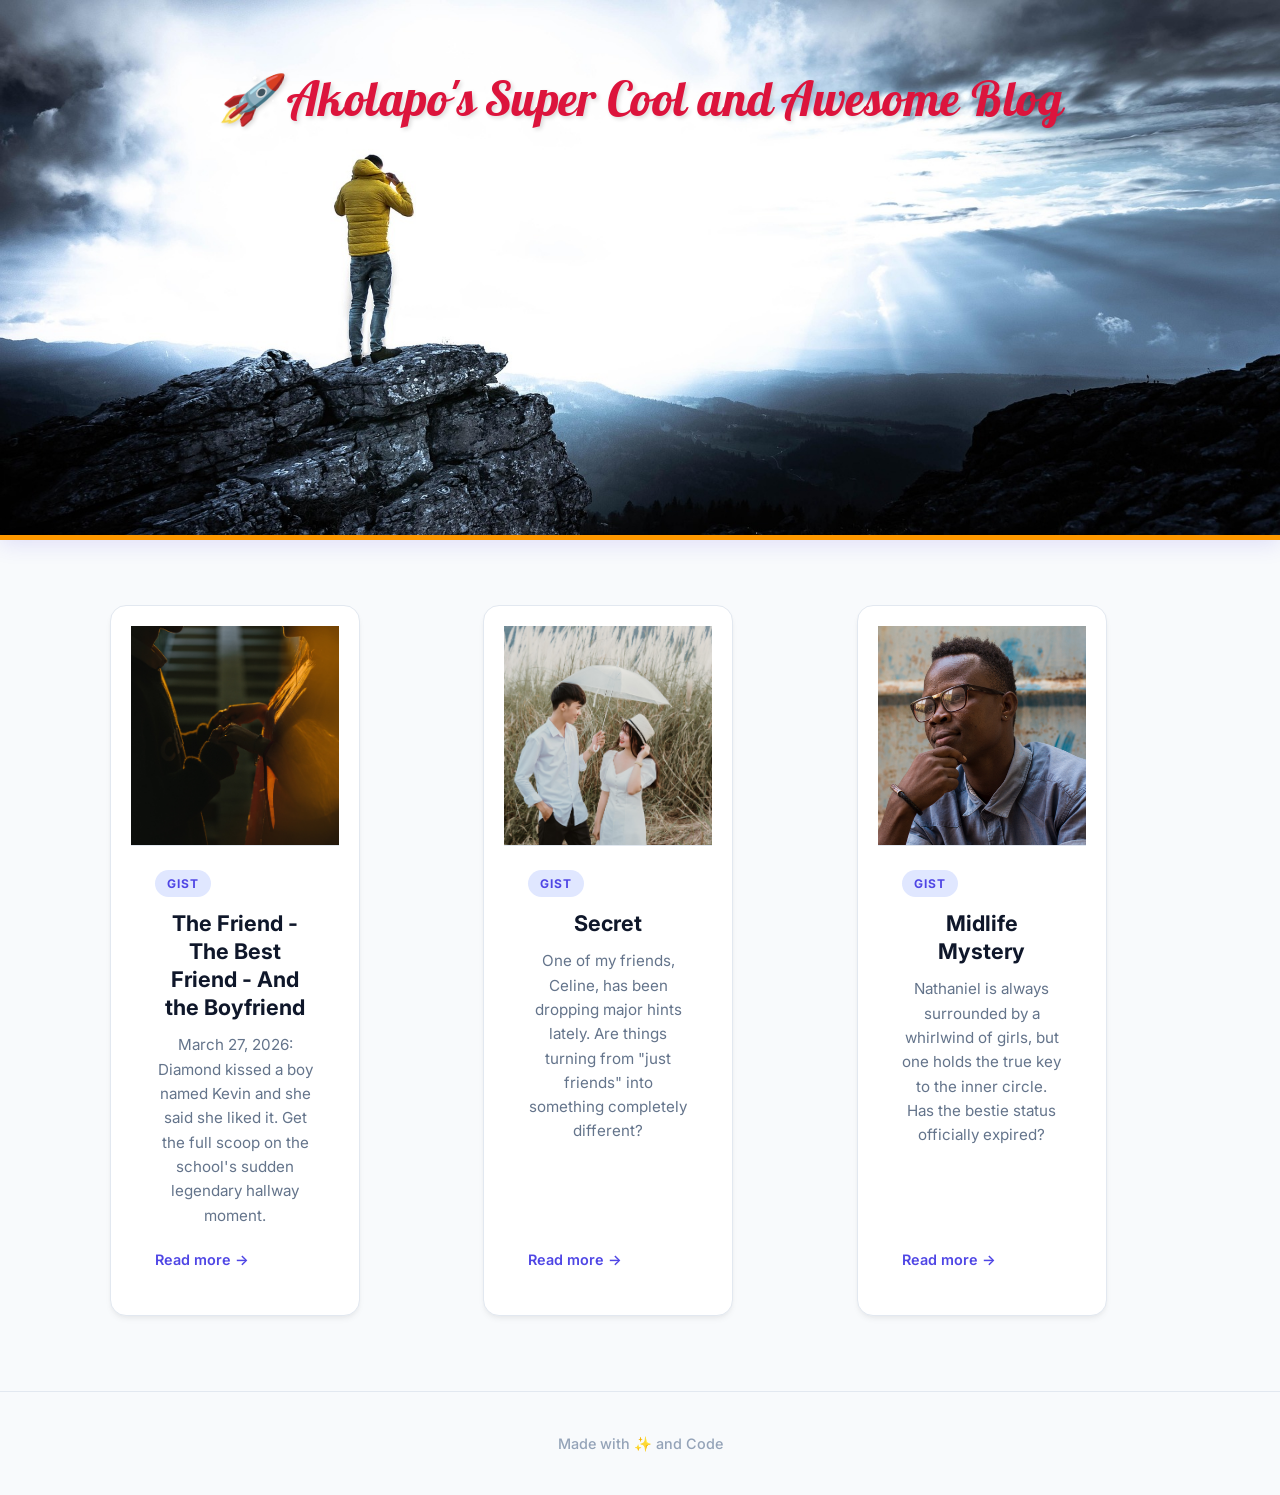
<file: index.html>
<!DOCTYPE html>
<html lang="en">
<head>
    <meta charset="UTF-8">
    <meta name="viewport" content="width=device-width, initial-scale=1.0">
    <title>Akolapo's Super Cool and Awesome Blog</title>
    <!-- Google Fonts Integration -->
    <link rel="preconnect" href="https://fonts.googleapis.com">
    <link rel="preconnect" href="https://fonts.gstatic.com" crossorigin>
    <link href="https://fonts.googleapis.com/css2?family=Inter:wght@400;500;600;700&family=Lobster+Two:ital,wght@0,400;0,700;1,400;1,700&display=swap" rel="stylesheet">
    <link rel="stylesheet" href="style.css">

    <style>
        /* Modern System & Global Reset */
        * {
            box-sizing: border-box;
            margin: 0;
            padding: 0;
        }

        body {
            font-family: 'Inter', sans-serif;
            background-color: #f8fafc;
            color: #1e293b;
            line-height: 1.6;
            padding: 0;
        }

        /* Header Layout Styling */
        header {
            color: #ffffff;
            text-align: center;
            padding: 60px 20px;
            box-shadow: 0 4px 20px rgba(79, 70, 229, 0.15);
        }

        header h1 {
            font-family: 'Lobster Two', serif;
            font-size: 3rem;
            font-weight: 700;
            font-style: italic;
            letter-spacing: 0.5px;
            margin-bottom: 12px;
            text-shadow: 2px 2px 4px rgba(0,0,0,0.15);
        }

        header p {
            font-size: 1.1rem;
            opacity: 0.9;
            font-weight: 500;
            letter-spacing: 0.5px;
        }

        /* Main Grid Container Layout */
        .container {
            max-width: 1140px;
            margin: 50px auto;
            padding: 0 25px;
            display: grid;
            grid-template-columns: repeat(auto-fit, minmax(320px, 1fr));
            gap: 30px;
        }

        /* Gist Card Styling */
        .gist-card {
            background: #ffffff;
            border-radius: 16px;
            overflow: hidden;
            box-shadow: 0 4px 6px -1px rgba(0, 0, 0, 0.05), 0 2px 4px -1px rgba(0, 0, 0, 0.03);
            border: 1px solid #e2e8f0;
            display: flex;
            flex-direction: column;
            transition: transform 0.3s cubic-bezier(0.4, 0, 0.2, 1), box-shadow 0.3s ease;
        }

        .gist-card:hover {
            transform: translateY(-8px);
            box-shadow: 0 20px 25px -5px rgba(0, 0, 0, 0.1), 0 10px 10px -5px rgba(0, 0, 0, 0.04);
        }

        /* Responsive Cover Images */
        .gist-card img {
            width: 100%;
            height: 220px;
            object-fit: cover;
            border-bottom: 1px solid #e2e8f0;
            background-color: #e2e8f0; /* Fallback placeholder color */
        }

        /* Card Content Inner Spacer */
        .card-content {
            padding: 24px;
            display: flex;
            flex-direction: column;
            flex-grow: 1;
        }

        /* Category Tag Style */
        .tag {
            align-self: flex-start;
            background-color: #e0e7ff;
            color: #4f46e5;
            font-size: 0.75rem;
            font-weight: 700;
            text-transform: uppercase;
            letter-spacing: 1px;
            padding: 4px 12px;
            border-radius: 20px;
            margin-bottom: 12px;
        }

        /* Article Typography */
        .gist-card h2 {
            font-size: 1.35rem;
            color: #0f172a;
            font-weight: 700;
            line-height: 1.3;
            margin-bottom: 12px;
        }

        .gist-card p {
            font-size: 0.95rem;
            color: #64748b;
            margin-bottom: 20px;
            flex-grow: 1;
        }

        /* Interactive Read More Buttons */
        .gist-card a {
            text-decoration: none;
            color: #4f46e5;
            font-size: 0.9rem;
            font-weight: 600;
            display: inline-flex;
            align-items: center;
            gap: 4px;
            transition: color 0.2s ease;
        }

        .gist-card a:hover {
            color: #3730a3;
        }

        .gist-card a::after {
            content: " →";
            transition: transform 0.2s ease;
        }

        .gist-card a:hover::after {
            transform: translateX(4px);
        }

        /* Footer Layout Styling */
        footer {
            text-align: center;
            padding: 40px 20px;
            margin-top: 60px;
            border-top: 1px solid #e2e8f0;
            color: #94a3b8;
            font-size: 0.9rem;
            font-weight: 500;
        }

        /* Adjustments for smaller screen widths */
        @media (max-width: 640px) {
            header h1 { font-size: 2.2rem; }
            header p { font-size: 1rem; }
            .container { padding: 0 15px; margin: 30px auto; }
        }
    </style>
</head>
<body>

    <!-- Main Navigation Header Block -->
    <header>
        <h1>🚀 Akolapo's Super Cool and Awesome Blog</h1>
        <p>The coolest place for your daily stories!</p>
    </header>

    <!-- Post Grid Layout Section -->
    <main class="container">

        <!-- CARD 1: THE BOYFRIEND -->
        <article class="gist-card">
            <img src="Couple.jpg" alt="love">
            <div class="card-content">
                <span class="tag">Gist</span>
                <h2>The Friend - The Best Friend - And the Boyfriend</h2>
                <p>March 27, 2026: Diamond kissed a boy named Kevin and she said she liked it. Get the full scoop on the school's sudden legendary hallway moment.</p>
                <a href="boyfriend.html">Read more</a>
            </div>
        </article>

        <!-- CARD 2: SECRET -->
        <article class="gist-card">
            <img src="together-forever.jpg" alt="Two">
            <div class="card-content">
                <span class="tag">Gist</span>
                <h2>Secret</h2>
                <p>One of my friends, Celine, has been dropping major hints lately. Are things turning from "just friends" into something completely different?</p>
                <a href="secret.html">Read more</a>
            </div>
        </article>

        <!-- CARD 3: MIDLIFE MYSTERY -->
        <article class="gist-card">
            <img src="think.jpg" alt="why">
            <div class="card-content">
                <span class="tag">Gist</span>
                <h2>Midlife Mystery</h2>
                <p>Nathaniel is always surrounded by a whirlwind of girls, but one holds the true key to the inner circle. Has the bestie status officially expired?</p>
                <a href="midlife.html">Read more</a>
            </div>
        </article>

    </main>

    <!-- Global Layout Footer -->
    <footer>
        <p>Made with ✨ and Code</p>
    </footer>

</body>
</html>
</file>
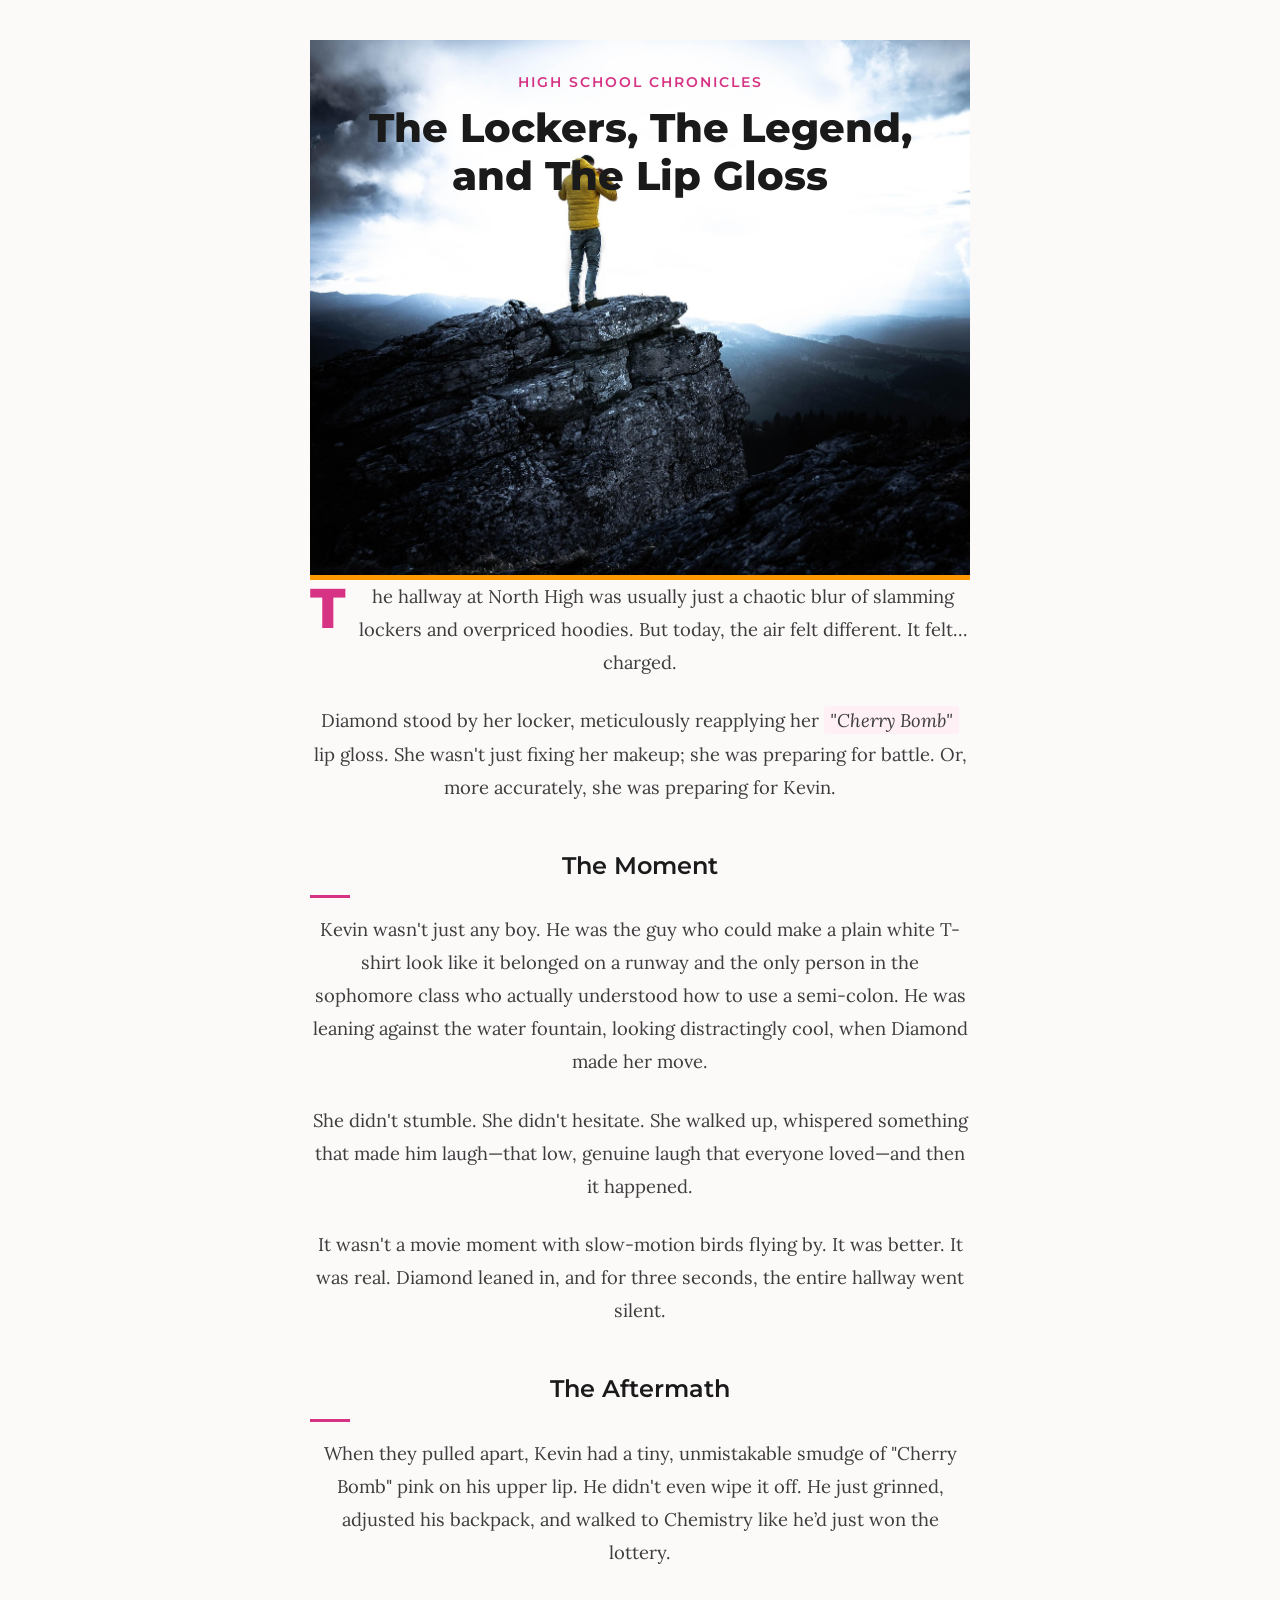
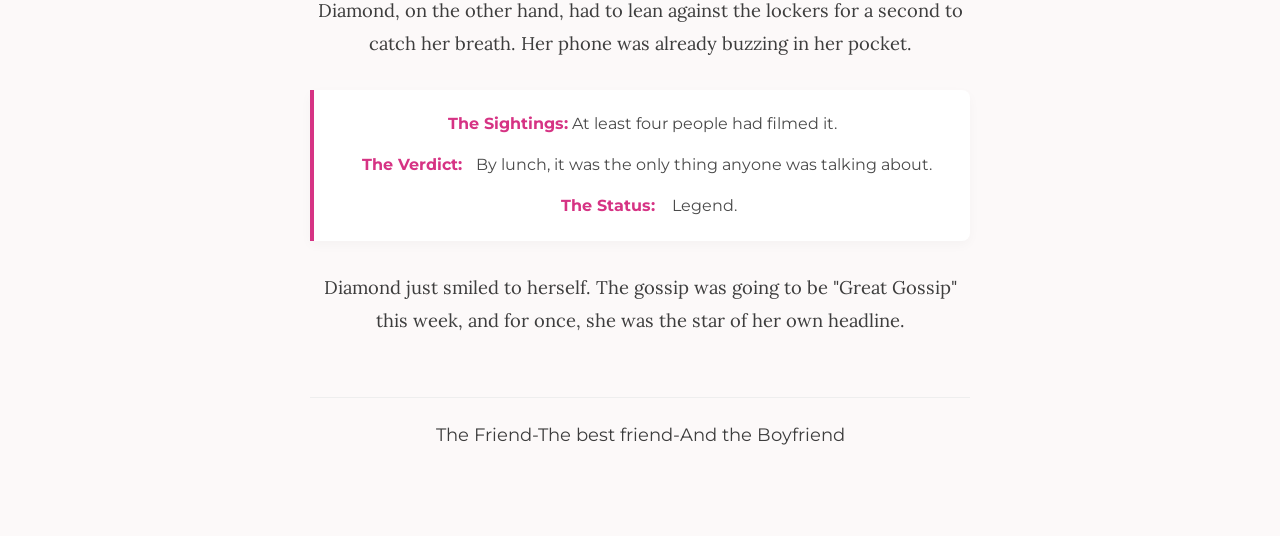
<file: boyfriend.html>
<!DOCTYPE html>
<html lang="en">
<head>
    <meta charset="UTF-8">
    <meta name="viewport" content="width=device-width, initial-scale=1.0">
    <title>The Friend - The Best Friend - And the Boyfriend</title>
    <!-- Google Fonts for beautiful typography -->
    <link rel="preconnect" href="https://fonts.googleapis.com">
    <link rel="preconnect" href="https://fonts.gstatic.com" crossorigin>
    <link href="https://fonts.googleapis.com/css2?family=Lora:ital,wght@0,400..700;1,400..700&family=Montserrat:wght@400;600;800&display=swap" rel="stylesheet">
    <link rel="stylesheet" href="style.css">
    
    <style>
        /* Global Reset & Base Styles */
        * {
            box-sizing: border-box;
            margin: 0;
            padding: 0;
        }
        
        body {
            font-family: 'Lora', Georgia, serif;
            background-color: #fcf9f9;
            color: #2c2c2c;
            line-height: 1.8;
            padding: 0;
        }

        /* Blog Container */
        .blog-container {
            max-width: 700px;
            margin: 0 auto;
            padding: 40px 20px;
        }

        /* Category/Tag */
        .blog-category {
            font-family: 'Montserrat', sans-serif;
            font-size: 0.85rem;
            text-transform: uppercase;
            letter-spacing: 2px;
            color: #d63384; /* Cherry Pink */
            font-weight: 600;
            margin-bottom: 10px;
            display: block;
        }

        /* Header / Title Styles */
        h1 {
            font-family: 'Montserrat', sans-serif;
            font-size: 2.5rem;
            font-weight: 800;
            line-height: 1.2;
            color: #1a1a1a;
            margin-bottom: 20px;
        }

        h2 {
            font-family: 'Montserrat', sans-serif;
            font-size: 1.5rem;
            font-weight: 600;
            color: #1a1a1a;
            margin-top: 40px;
            margin-bottom: 15px;
            position: relative;
        }

        /* Subtle accent line under subheadings */
        h2::after {
            content: '';
            display: block;
            width: 40px;
            height: 3px;
            background-color: #d63384;
            margin-top: 8px;
        }

        /* Paragraph Styles */
        p {
            font-size: 1.15rem;
            margin-bottom: 25px;
            color: #3d3d3d;
        }

        /* First letter of the blog post */
        p.intro::first-letter {
            font-family: 'Montserrat', sans-serif;
            font-size: 3.5rem;
            font-weight: 800;
            float: left;
            line-height: 1;
            margin-right: 10px;
            color: #d63384;
        }

        /* Highlighted text / Quotes */
        .highlight {
            background-color: #fff0f5;
            padding: 2px 6px;
            border-radius: 4px;
            font-style: italic;
        }

        /* Bulleted Verdict List */
        .verdict-list {
            list-style: none;
            padding: 20px;
            background-color: #fff;
            border-left: 4px solid #d63384;
            border-radius: 0 8px 8px 0;
            margin: 30px 0;
            box-shadow: 0 4px 12px rgba(0,0,0,0.03);
        }

        .verdict-list li {
            font-family: 'Montserrat', sans-serif;
            font-size: 1rem;
            margin-bottom: 12px;
            color: #4a4a4a;
        }

        .verdict-list li:last-child {
            margin-bottom: 0;
        }

        .verdict-list strong {
            color: #d63384;
            display: inline-block;
            width: 120px;
        }

        /* Footer styling */
        footer {
            margin-top: 60px;
            border-top: 1px solid #eee;
            padding-top: 20px;
            text-align: center;
            font-family: 'Montserrat', sans-serif;
            font-size: 0.85rem;
            color: #888;
        }

        /* Responsive Design */
        @media (max-width: 600px) {
            h1 { font-size: 2rem; }
            h2 { font-size: 1.3rem; }
            p { font-size: 1.05rem; }
        }
    </style>
</head>
<body>

    <div class="blog-container">
        
        <header>
            <span class="blog-category">High School Chronicles</span>
            <h1>The Lockers, The Legend, and The Lip Gloss</h1>
        </header>

        <main>
            <p class="intro">The hallway at North High was usually just a chaotic blur of slamming lockers and overpriced hoodies. But today, the air felt different. It felt… charged.</p>
            
            <p>Diamond stood by her locker, meticulously reapplying her <span class="highlight">"Cherry Bomb"</span> lip gloss. She wasn't just fixing her makeup; she was preparing for battle. Or, more accurately, she was preparing for Kevin.</p>

            <h2>The Moment</h2>
            <p>Kevin wasn't just any boy. He was the guy who could make a plain white T-shirt look like it belonged on a runway and the only person in the sophomore class who actually understood how to use a semi-colon. He was leaning against the water fountain, looking distractingly cool, when Diamond made her move.</p>
            
            <p>She didn't stumble. She didn't hesitate. She walked up, whispered something that made him laugh—that low, genuine laugh that everyone loved—and then it happened.</p>
            
            <p>It wasn't a movie moment with slow-motion birds flying by. It was better. It was real. Diamond leaned in, and for three seconds, the entire hallway went silent.</p>

            <h2>The Aftermath</h2>
            <p>When they pulled apart, Kevin had a tiny, unmistakable smudge of "Cherry Bomb" pink on his upper lip. He didn't even wipe it off. He just grinned, adjusted his backpack, and walked to Chemistry like he’d just won the lottery.</p>
            
            <p>Diamond, on the other hand, had to lean against the lockers for a second to catch her breath. Her phone was already buzzing in her pocket.</p>

            <!-- Styled list for the quick-hitting final thoughts -->
            <ul class="verdict-list">
                <li><strong>The Sightings:</strong> At least four people had filmed it.</li>
                <li><strong>The Verdict:</strong> By lunch, it was the only thing anyone was talking about.</li>
                <li><strong>The Status:</strong> Legend.</li>
            </ul>

            <p>Diamond just smiled to herself. The gossip was going to be "Great Gossip" this week, and for once, she was the star of her own headline.</p>
        </main>

        <footer>
            <p> The Friend-The best friend-And the Boyfriend</p>
        </footer>

    </div>

</body>
</html>
</file>
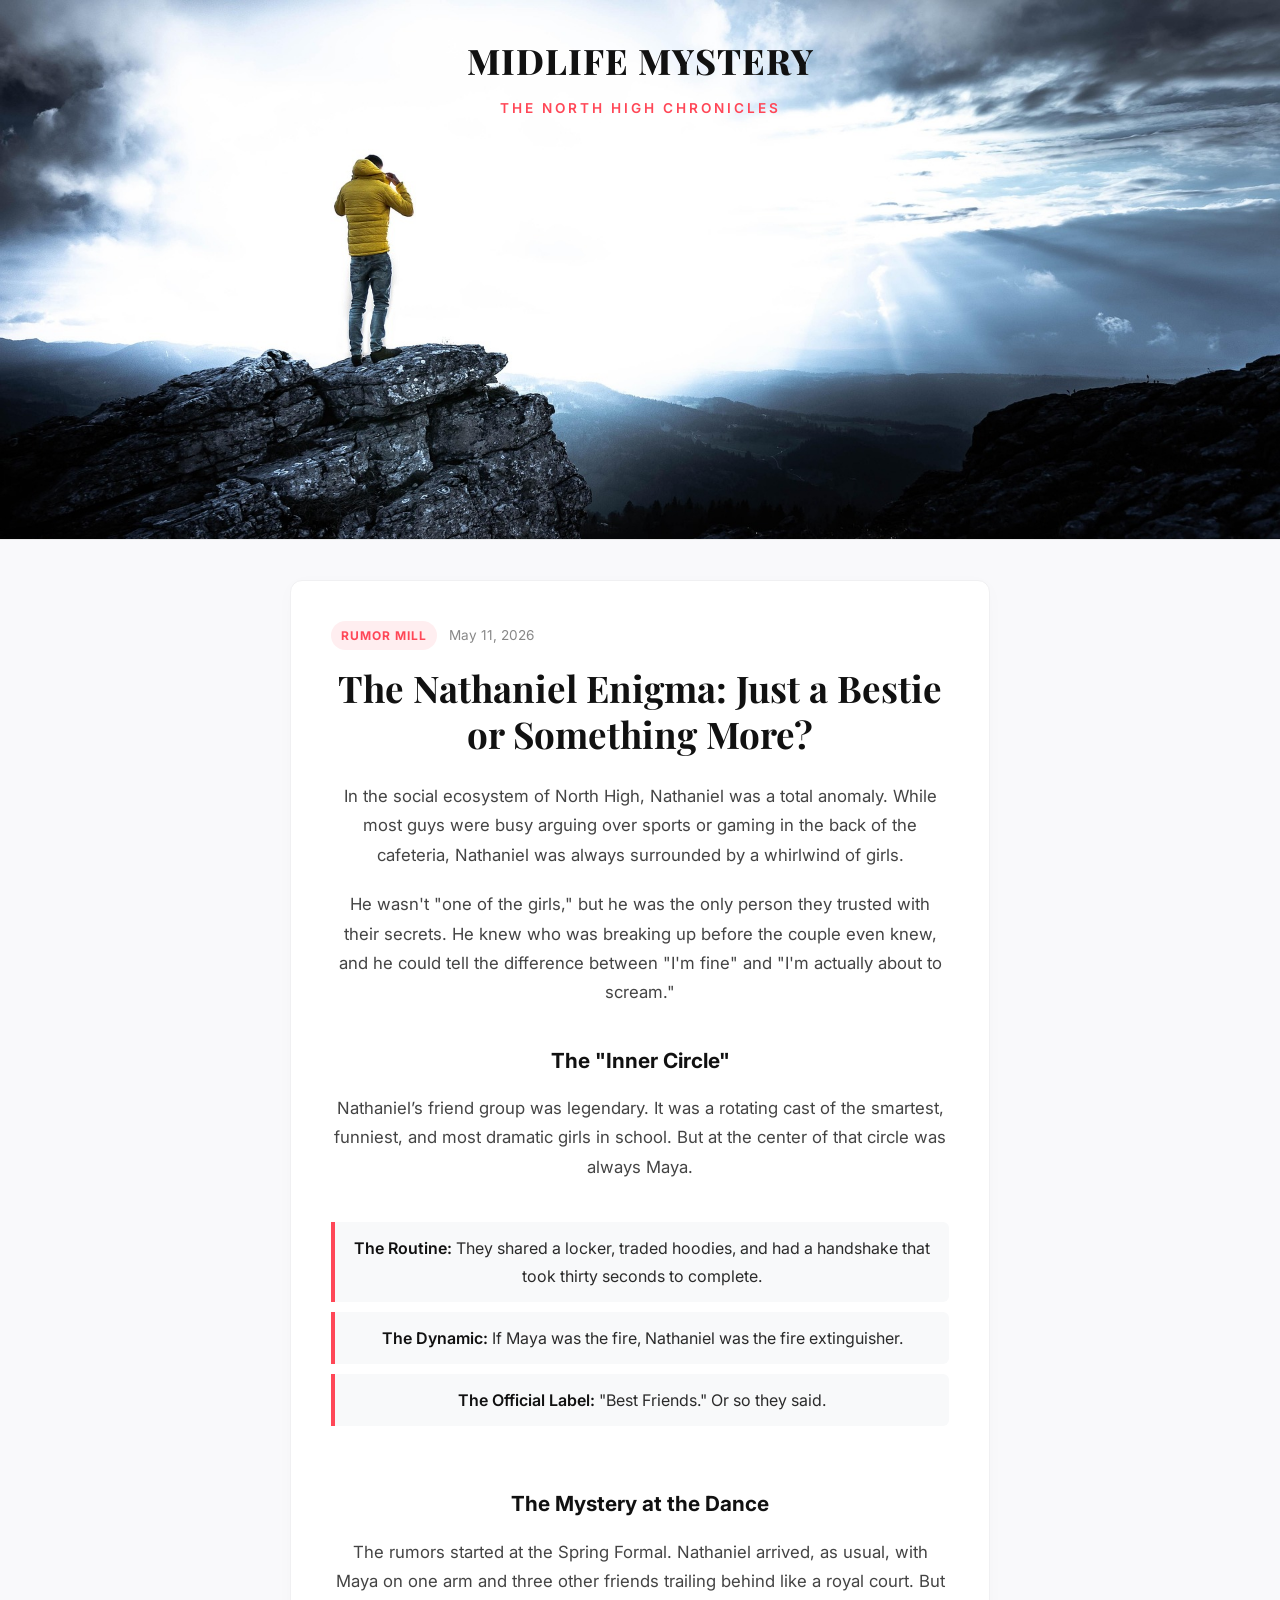
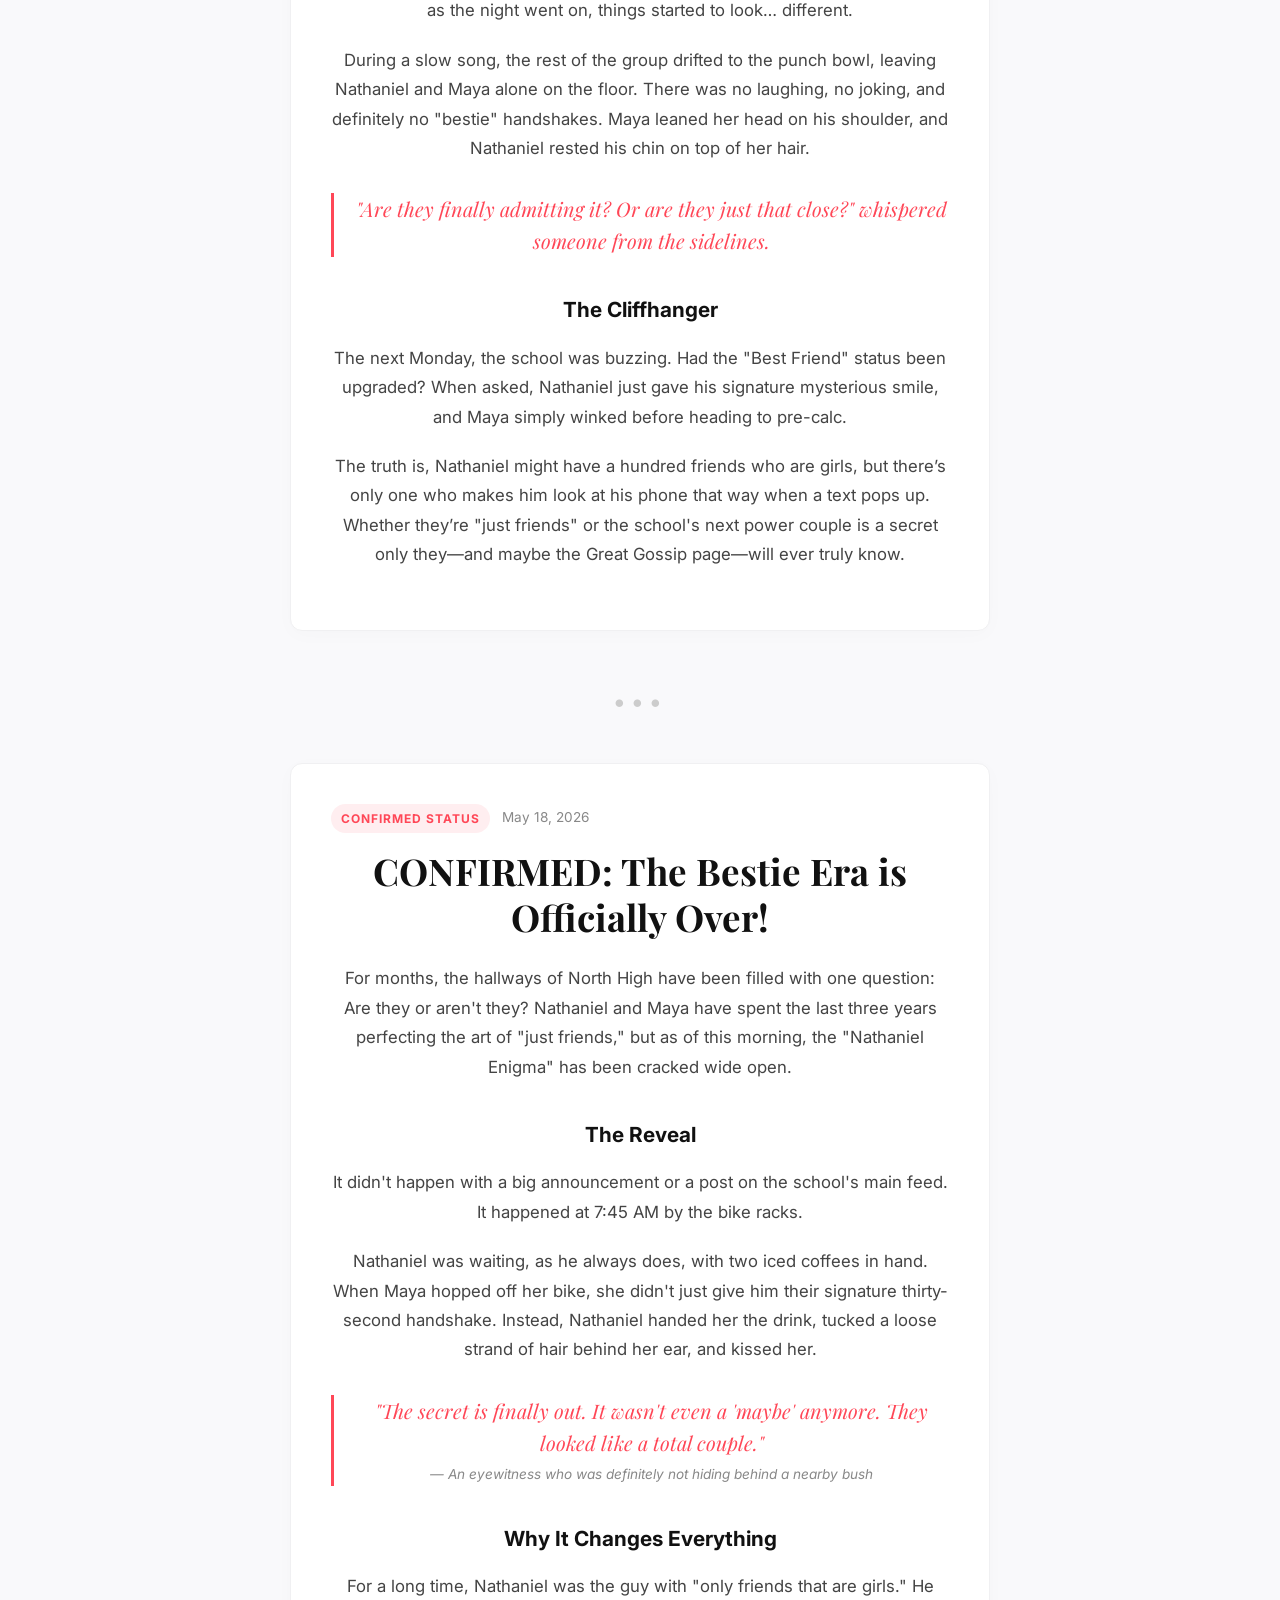
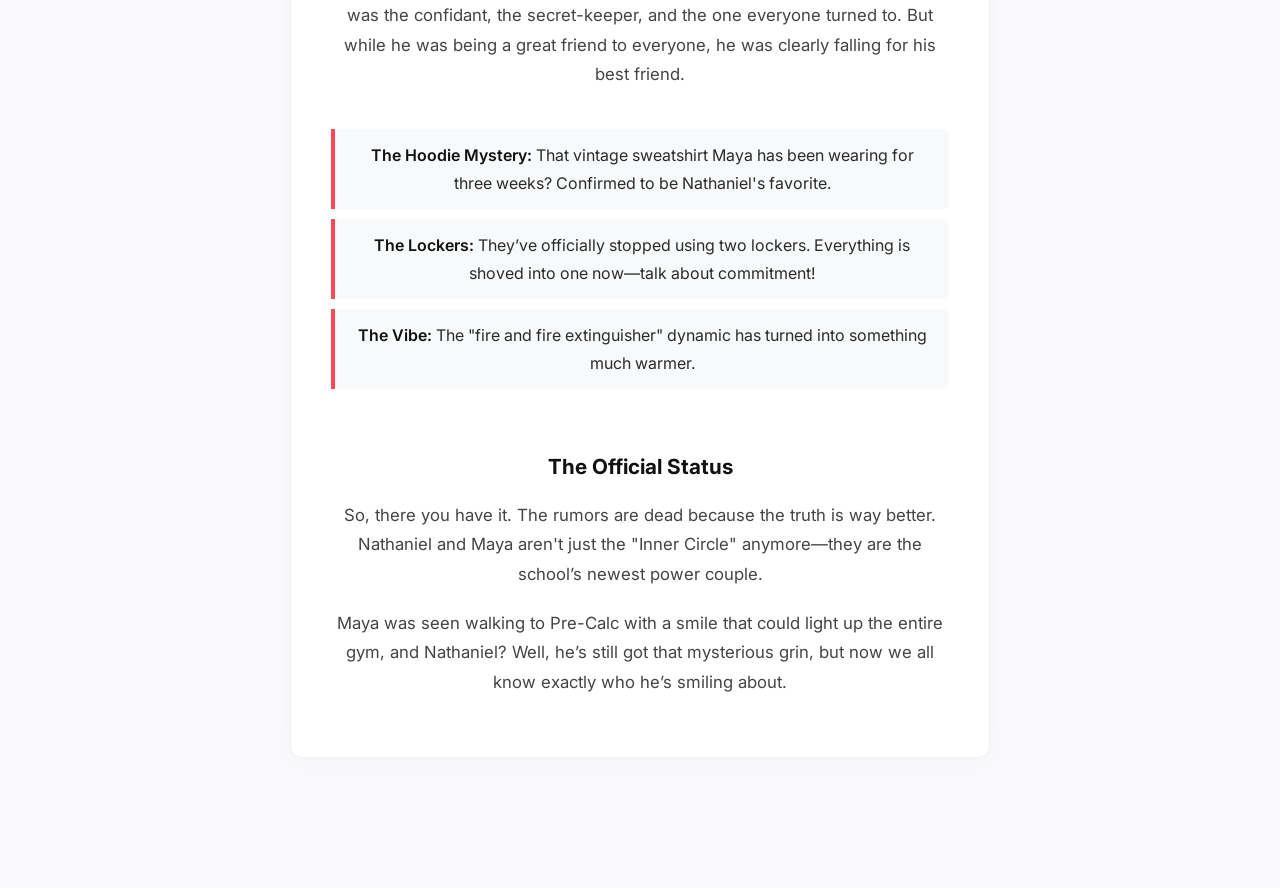
<file: midlife.html>
<!DOCTYPE html>
<html lang="en">
<head>
    <meta charset="UTF-8">
    <meta name="viewport" content="width=device-width, initial-scale=1.0">
    <title>Midlife Mystery | North High Gossip</title>
    <!-- Google Fonts for a modern, sleek blog aesthetic -->
    <link rel="preconnect" href="https://fonts.googleapis.com">
    <link rel="preconnect" href="https://fonts.gstatic.com" crossorigin>
    <link href="https://fonts.googleapis.com/css2?family=Inter:wght@400;500;600;700&family=Playfair+Display:ital,wght@0,700;0,800;1,600&display=swap" rel="stylesheet">
    <link rel="stylesheet" href="style.css">
    
    <style>
        /* Global Reset & Core Styling */
        * {
            box-sizing: border-box;
            margin: 0;
            padding: 0;
        }

        body {
            font-family: 'Inter', sans-serif;
            background-color: #f9f9fb;
            color: #2b2b2b;
            line-height: 1.75;
            padding: 0;
        }

        /* Blog Header */
        .site-header {
            background-color: #ffffff;
            text-align: center;
            padding: 30px 20px;
            border-bottom: 1px solid #eaeaea;
            margin-bottom: 40px;
        }

        .site-logo {
            font-family: 'Playfair Display', serif;
            font-size: 2.2rem;
            font-weight: 800;
            color: #111;
            text-transform: uppercase;
            letter-spacing: 1px;
        }

        .site-tagline {
            font-size: 0.85rem;
            color: #ff4757;
            text-transform: uppercase;
            letter-spacing: 3px;
            font-weight: 600;
            margin-top: 5px;
        }

        /* Container */
        .blog-container {
            max-width: 740px;
            margin: 0 auto;
            padding: 0 20px 80px 20px;
        }

        /* Post Card Styling */
        .blog-post {
            background: #ffffff;
            padding: 40px;
            border-radius: 12px;
            box-shadow: 0 4px 20px rgba(0, 0, 0, 0.02);
            border: 1px solid #f0f0f2;
            margin-bottom: 50px;
        }

        /* Metadata & Categories */
        .post-meta {
            display: flex;
            align-items: center;
            gap: 12px;
            margin-bottom: 15px;
        }

        .category-tag {
            background-color: #ffeef0;
            color: #ff4757;
            font-size: 0.75rem;
            text-transform: uppercase;
            font-weight: 700;
            padding: 4px 10px;
            border-radius: 20px;
            letter-spacing: 1px;
        }

        .post-date {
            font-size: 0.85rem;
            color: #888;
        }

        /* Typography */
        h1 {
            font-family: 'Playfair Display', serif;
            font-size: 2.3rem;
            color: #111111;
            line-height: 1.25;
            margin-bottom: 25px;
        }

        h2 {
            font-size: 1.3rem;
            color: #111111;
            margin-top: 35px;
            margin-bottom: 15px;
            font-weight: 700;
        }

        p {
            font-size: 1.05rem;
            color: #444444;
            margin-bottom: 20px;
        }

        /* Styled Bullet Lists for Gossip Details */
        .gossip-details {
            list-style: none;
            padding: 15px 0;
            margin: 25px 0;
        }

        .gossip-details li {
            font-size: 1rem;
            padding: 12px 16px;
            background-color: #f8f9fa;
            border-left: 4px solid #ff4757;
            margin-bottom: 10px;
            border-radius: 0 6px 6px 0;
        }

        .gossip-details strong {
            color: #111;
            font-weight: 600;
        }

        /* Blockquote Styling */
        blockquote {
            font-family: 'Playfair Display', serif;
            font-style: italic;
            font-size: 1.25rem;
            color: #ff4757;
            border-left: 3px solid #ff4757;
            padding-left: 20px;
            margin: 30px 0;
            line-height: 1.6;
        }

        /* Decorative Separator */
        .post-divider {
            text-align: center;
            margin: 40px 0;
            font-size: 1.5rem;
            color: #ccc;
            letter-spacing: 5px;
        }

        /* Responsive Tweaks */
        @media (max-width: 600px) {
            .blog-post { padding: 25px 20px; }
            h1 { font-size: 1.8rem; }
            h2 { font-size: 1.2rem; }
        }
    </style>
</head>
<body>

    <!-- Shared Blog Header -->
    <header class="site-header">
        <div class="site-logo">Midlife Mystery</div>
        <div class="site-tagline">The North High Chronicles</div>
    </header>

    <div class="blog-container">

        <!-- POST 1: THE RUMOR -->
        <article class="blog-post">
            <div class="post-meta">
                <span class="category-tag">Rumor Mill</span>
                <span class="post-date">May 11, 2026</span>
            </div>
            
            <h1>The Nathaniel Enigma: Just a Bestie or Something More?</h1>
            
            <p>In the social ecosystem of North High, Nathaniel was a total anomaly. While most guys were busy arguing over sports or gaming in the back of the cafeteria, Nathaniel was always surrounded by a whirlwind of girls.</p>
            
            <p>He wasn't "one of the girls," but he was the only person they trusted with their secrets. He knew who was breaking up before the couple even knew, and he could tell the difference between "I'm fine" and "I'm actually about to scream."</p>
            
            <h2>The "Inner Circle"</h2>
            <p>Nathaniel’s friend group was legendary. It was a rotating cast of the smartest, funniest, and most dramatic girls in school. But at the center of that circle was always Maya.</p>
            
            <ul class="gossip-details">
                <li><strong>The Routine:</strong> They shared a locker, traded hoodies, and had a handshake that took thirty seconds to complete.</li>
                <li><strong>The Dynamic:</strong> If Maya was the fire, Nathaniel was the fire extinguisher.</li>
                <li><strong>The Official Label:</strong> "Best Friends." Or so they said.</li>
            </ul>
            
            <h2>The Mystery at the Dance</h2>
            <p>The rumors started at the Spring Formal. Nathaniel arrived, as usual, with Maya on one arm and three other friends trailing behind like a royal court. But as the night went on, things started to look… different.</p>
            
            <p>During a slow song, the rest of the group drifted to the punch bowl, leaving Nathaniel and Maya alone on the floor. There was no laughing, no joking, and definitely no "bestie" handshakes. Maya leaned her head on his shoulder, and Nathaniel rested his chin on top of her hair.</p>
            
            <blockquote>
                "Are they finally admitting it? Or are they just that close?" whispered someone from the sidelines.
            </blockquote>
            
            <h2>The Cliffhanger</h2>
            <p>The next Monday, the school was buzzing. Had the "Best Friend" status been upgraded? When asked, Nathaniel just gave his signature mysterious smile, and Maya simply winked before heading to pre-calc.</p>
            
            <p>The truth is, Nathaniel might have a hundred friends who are girls, but there’s only one who makes him look at his phone that way when a text pops up. Whether they’re "just friends" or the school's next power couple is a secret only they—and maybe the Great Gossip page—will ever truly know.</p>
        </article>

        <div class="post-divider">•••</div>

        <!-- POST 2: THE CONFIRMATION -->
        <article class="blog-post">
            <div class="post-meta">
                <span class="category-tag">Confirmed Status</span>
                <span class="post-date">May 18, 2026</span>
            </div>
            
            <h1>CONFIRMED: The Bestie Era is Officially Over!</h1>
            
            <p>For months, the hallways of North High have been filled with one question: Are they or aren't they? Nathaniel and Maya have spent the last three years perfecting the art of "just friends," but as of this morning, the "Nathaniel Enigma" has been cracked wide open.</p>
            
            <h2>The Reveal</h2>
            <p>It didn't happen with a big announcement or a post on the school's main feed. It happened at 7:45 AM by the bike racks.</p>
            
            <p>Nathaniel was waiting, as he always does, with two iced coffees in hand. When Maya hopped off her bike, she didn't just give him their signature thirty-second handshake. Instead, Nathaniel handed her the drink, tucked a loose strand of hair behind her ear, and kissed her.</p>
            
            <blockquote>
                "The secret is finally out. It wasn't even a 'maybe' anymore. They looked like a total couple." 
                <span style="display:block; font-size:0.85rem; color:#888; margin-top:5px; font-family:'Inter'">— An eyewitness who was definitely not hiding behind a nearby bush</span>
            </blockquote>
            
            <h2>Why It Changes Everything</h2>
            <p>For a long time, Nathaniel was the guy with "only friends that are girls." He was the confidant, the secret-keeper, and the one everyone turned to. But while he was being a great friend to everyone, he was clearly falling for his best friend.</p>
            
            <ul class="gossip-details">
                <li><strong>The Hoodie Mystery:</strong> That vintage sweatshirt Maya has been wearing for three weeks? Confirmed to be Nathaniel's favorite.</li>
                <li><strong>The Lockers:</strong> They’ve officially stopped using two lockers. Everything is shoved into one now—talk about commitment!</li>
                <li><strong>The Vibe:</strong> The "fire and fire extinguisher" dynamic has turned into something much warmer.</li>
            </ul>
            
            <h2>The Official Status</h2>
            <p>So, there you have it. The rumors are dead because the truth is way better. Nathaniel and Maya aren't just the "Inner Circle" anymore—they are the school’s newest power couple.</p>
            
            <p>Maya was seen walking to Pre-Calc with a smile that could light up the entire gym, and Nathaniel? Well, he’s still got that mysterious grin, but now we all know exactly who he’s smiling about.</p>
        </article>

    </div>

</body>
</html>
</file>
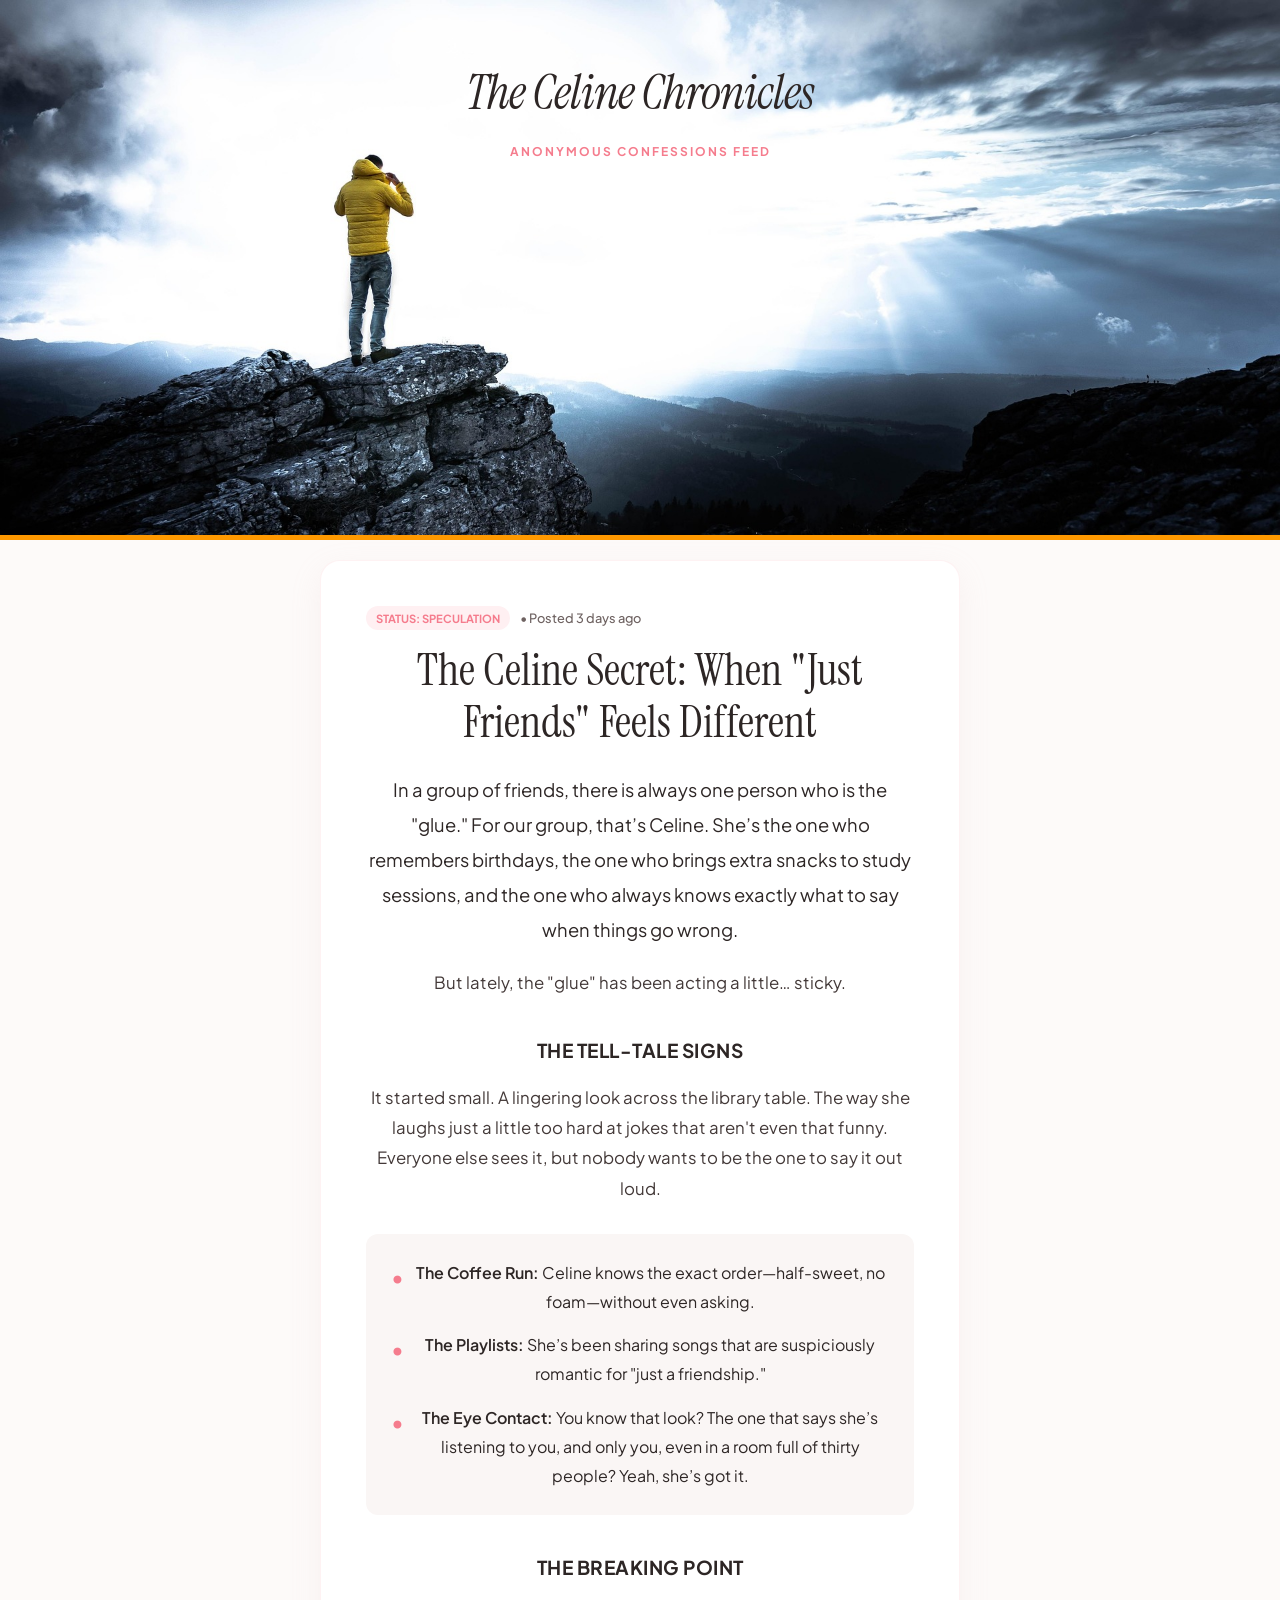
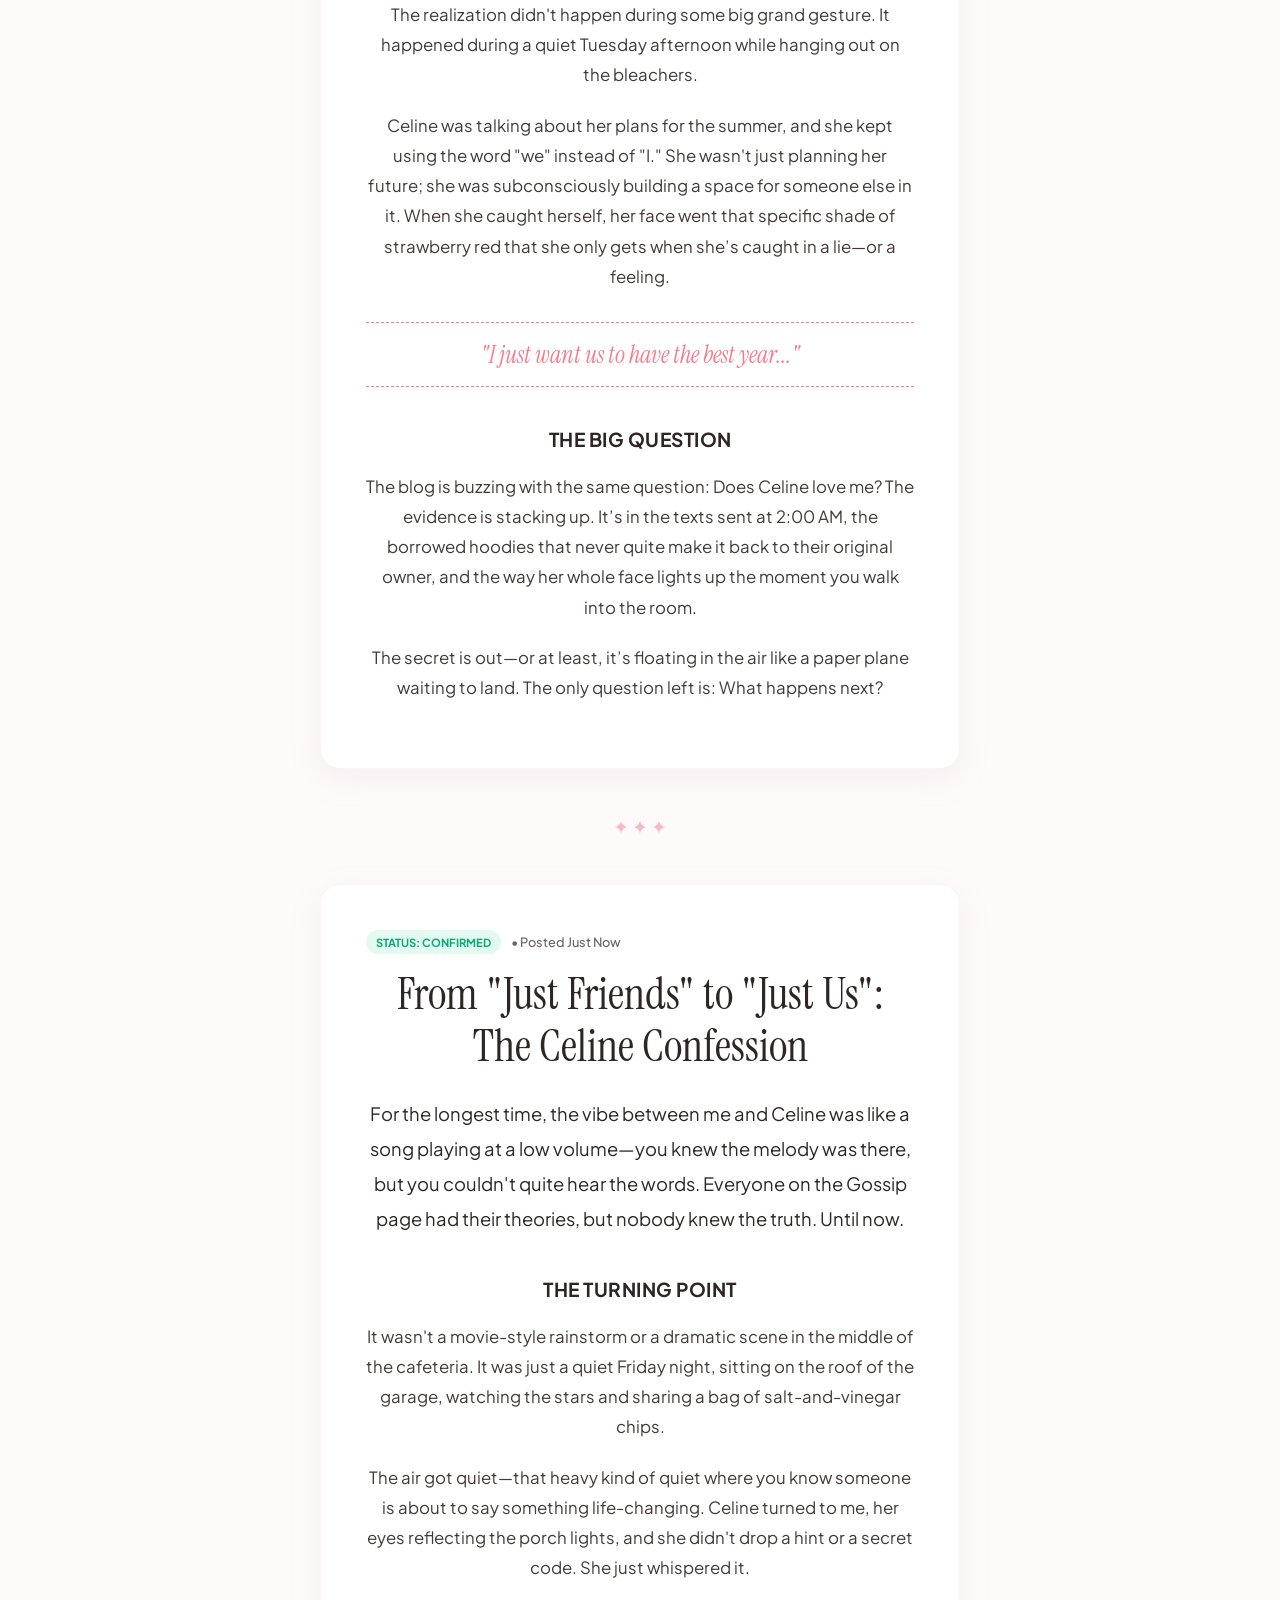
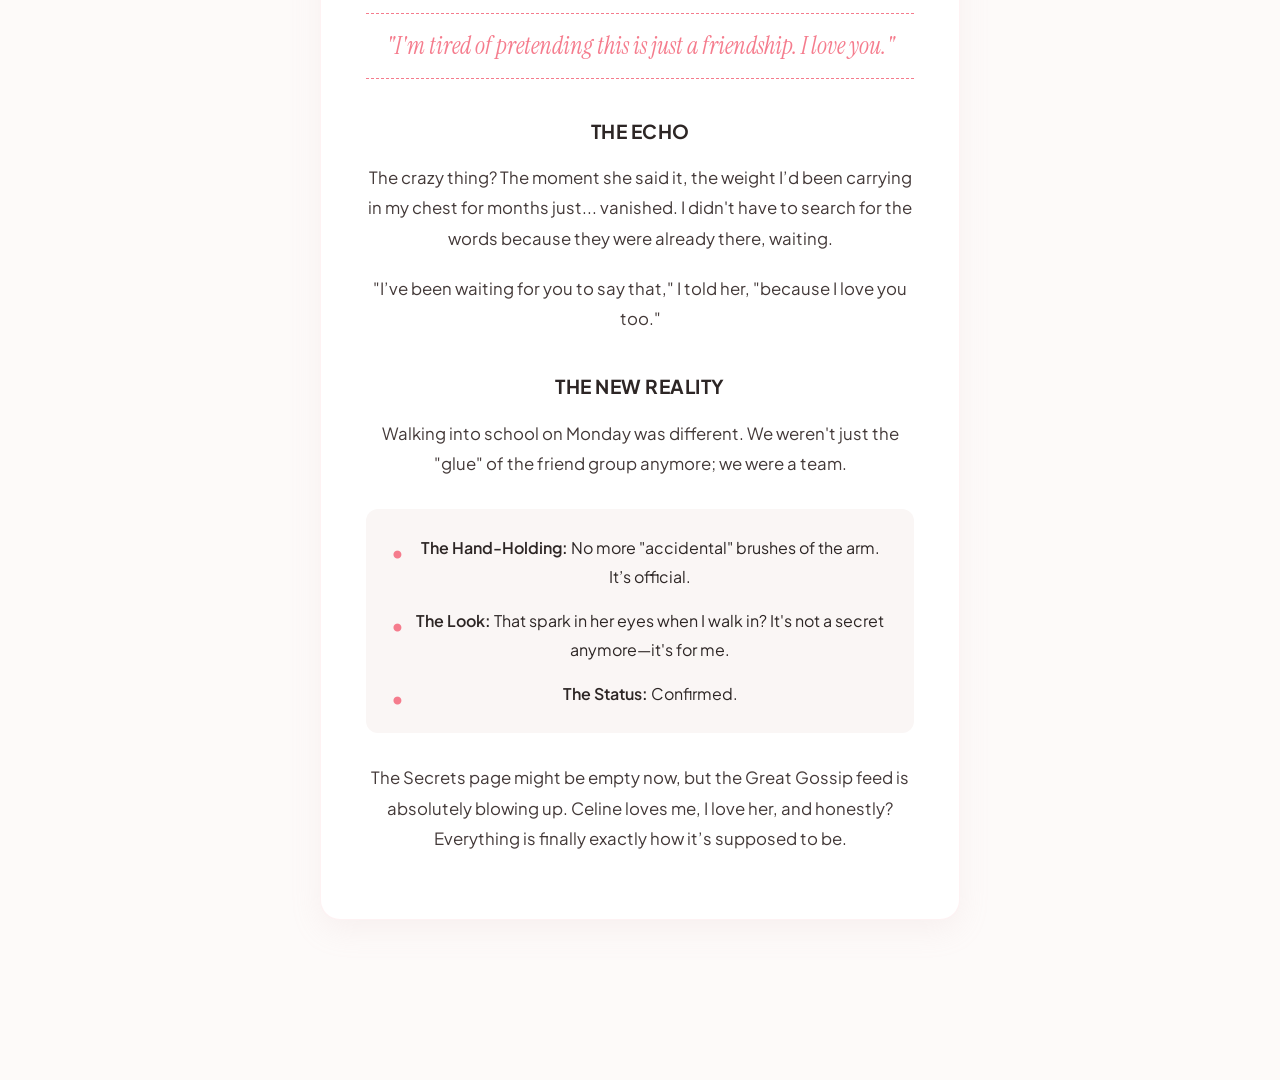
<file: secret.html>
<!DOCTYPE html>
<html lang="en">
<head>
    <meta charset="UTF-8">
    <meta name="viewport" content="width=device-width, initial-scale=1.0">
    <title>The Celine Chronicles | Secret Blog</title>
    <!-- Google Fonts for an intimate, editorial blog look -->
    <link rel="preconnect" href="https://fonts.googleapis.com">
    <link rel="preconnect" href="https://fonts.gstatic.com" crossorigin>
    <link href="https://fonts.googleapis.com/css2?family=Instrument+Serif:ital@0;1&family=Plus+Jakarta+Sans:wght@400;500;600;700&display=swap" rel="stylesheet">
    <link rel="stylesheet" href="style.css">
    
    <style>
        /* Global Reset & Theme Variables */
        * {
            box-sizing: border-box;
            margin: 0;
            padding: 0;
        }

        :root {
            --bg-color: #fdfaf9;
            --card-bg: #ffffff;
            --text-main: #2d2625;
            --text-muted: #6e6261;
            --accent-pink: #f57c8d;
            --light-pink: #fff0f2;
            --serif-font: 'Instrument Serif', Georgia, serif;
            --sans-font: 'Plus Jakarta Sans', sans-serif;
        }

        body {
            font-family: var(--sans-font);
            background-color: var(--bg-color);
            color: var(--text-main);
            line-height: 1.8;
            padding: 0;
        }

        /* Minimalist Blog Header */
        .blog-header {
            text-align: center;
            padding: 50px 20px 20px 20px;
        }

        .blog-logo {
            font-family: var(--serif-font);
            font-size: 3rem;
            font-style: italic;
            color: var(--text-main);
            text-decoration: none;
            letter-spacing: -1px;
        }

        .blog-nav {
            font-size: 0.75rem;
            text-transform: uppercase;
            letter-spacing: 2px;
            color: var(--accent-pink);
            font-weight: 700;
            margin-top: 5px;
        }

        /* Layout Container */
        .main-container {
            max-width: 680px;
            margin: 0 auto;
            padding: 20px 20px 100px 20px;
        }

        /* Post Card Styling */
        .post-card {
            background: var(--card-bg);
            padding: 45px;
            border-radius: 20px;
            box-shadow: 0 10px 30px rgba(214, 189, 189, 0.15);
            margin-bottom: 60px;
            border: 1px solid rgba(245, 124, 141, 0.1);
        }

        /* Meta details */
        .post-meta {
            display: flex;
            align-items: center;
            gap: 10px;
            font-size: 0.8rem;
            color: var(--text-muted);
            margin-bottom: 15px;
            font-weight: 500;
        }

        .status-badge {
            background-color: var(--light-pink);
            color: var(--accent-pink);
            padding: 2px 10px;
            border-radius: 20px;
            font-weight: 700;
            text-transform: uppercase;
            font-size: 0.7rem;
        }

        /* Typography inside post */
        h1 {
            font-family: var(--serif-font);
            font-size: 2.8rem;
            line-height: 1.15;
            color: var(--text-main);
            margin-bottom: 25px;
            font-weight: 400;
        }

        h2 {
            font-size: 1.2rem;
            font-weight: 700;
            color: var(--text-main);
            margin-top: 35px;
            margin-bottom: 15px;
            text-transform: uppercase;
            letter-spacing: 0.5px;
        }

        p {
            font-size: 1.05rem;
            margin-bottom: 20px;
            color: #433938;
        }

        /* Decorative First Paragraph style */
        .lead-text {
            font-size: 1.15rem;
            color: var(--text-main);
            line-height: 1.9;
        }

        /* Styled list elements for the "Signs" and "Status" */
        .evidence-box {
            list-style: none;
            background-color: #faf6f5;
            padding: 25px;
            border-radius: 12px;
            margin: 30px 0;
        }

        .evidence-box li {
            font-size: 1rem;
            margin-bottom: 15px;
            padding-left: 20px;
            position: relative;
        }

        .evidence-box li:last-child {
            margin-bottom: 0;
        }

        .evidence-box li::before {
            content: "•";
            color: var(--accent-pink);
            font-size: 1.5rem;
            position: absolute;
            left: 0;
            top: -4px;
        }

        .evidence-box strong {
            color: var(--text-main);
            font-weight: 600;
        }

        /* Soft highlight for emotional weight */
        .quote-snippet {
            display: block;
            font-family: var(--serif-font);
            font-size: 1.5rem;
            font-style: italic;
            text-align: center;
            color: var(--accent-pink);
            margin: 30px 0;
            padding: 10px;
            border-top: 1px dashed var(--accent-pink);
            border-bottom: 1px dashed var(--accent-pink);
        }

        /* Separation Line */
        .timeline-divider {
            text-align: center;
            margin: -20px 0 40px 0;
            color: var(--accent-pink);
            font-size: 1.2rem;
            opacity: 0.5;
        }

        /* Responsive Design */
        @media (max-width: 600px) {
            .post-card { padding: 25px 20px; }
            h1 { font-size: 2.2rem; }
            .quote-snippet { font-size: 1.3rem; }
        }
    </style>
</head>
<body>

    <!-- Header Navigation -->
    <header class="blog-header">
        <a href="#" class="blog-logo">The Celine Chronicles</a>
        <div class="blog-nav">Anonymous Confessions Feed</div>
    </header>

    <div class="main-container">

        <!-- ENTRY 1: THE MYSTERY -->
        <article class="post-card">
            <div class="post-meta">
                <span class="status-badge">Status: Speculation</span>
                <span>• Posted 3 days ago</span>
            </div>
            
            <h1>The Celine Secret: When "Just Friends" Feels Different</h1>
            
            <p class="lead-text">In a group of friends, there is always one person who is the "glue." For our group, that’s Celine. She’s the one who remembers birthdays, the one who brings extra snacks to study sessions, and the one who always knows exactly what to say when things go wrong.</p>
            
            <p>But lately, the "glue" has been acting a little… sticky.</p>
            
            <h2>The Tell-Tale Signs</h2>
            <p>It started small. A lingering look across the library table. The way she laughs just a little too hard at jokes that aren't even that funny. Everyone else sees it, but nobody wants to be the one to say it out loud.</p>
            
            <ul class="evidence-box">
                <li><strong>The Coffee Run:</strong> Celine knows the exact order—half-sweet, no foam—without even asking.</li>
                <li><strong>The Playlists:</strong> She’s been sharing songs that are suspiciously romantic for "just a friendship."</li>
                <li><strong>The Eye Contact:</strong> You know that look? The one that says she’s listening to you, and only you, even in a room full of thirty people? Yeah, she’s got it.</li>
            </ul>
            
            <h2>The Breaking Point</h2>
            <p>The realization didn't happen during some big grand gesture. It happened during a quiet Tuesday afternoon while hanging out on the bleachers.</p>
            
            <p>Celine was talking about her plans for the summer, and she kept using the word "we" instead of "I." She wasn't just planning her future; she was subconsciously building a space for someone else in it. When she caught herself, her face went that specific shade of strawberry red that she only gets when she’s caught in a lie—or a feeling.</p>
            
            <span class="quote-snippet">"I just want us to have the best year..."</span>
            
            <h2>The Big Question</h2>
            <p>The blog is buzzing with the same question: Does Celine love me? The evidence is stacking up. It’s in the texts sent at 2:00 AM, the borrowed hoodies that never quite make it back to their original owner, and the way her whole face lights up the moment you walk into the room.</p>
            
            <p>The secret is out—or at least, it’s floating in the air like a paper plane waiting to land. The only question left is: What happens next?</p>
        </article>


        <div class="timeline-divider">✦ ✦ ✦</div>


        <!-- ENTRY 2: THE CONFESSION -->
        <article class="post-card">
            <div class="post-meta">
                <span class="status-badge" style="background-color: #e3faf0; color: #0ca678;">Status: Confirmed</span>
                <span>• Posted Just Now</span>
            </div>
            
            <h1>From "Just Friends" to "Just Us": The Celine Confession</h1>
            
            <p class="lead-text">For the longest time, the vibe between me and Celine was like a song playing at a low volume—you knew the melody was there, but you couldn't quite hear the words. Everyone on the Gossip page had their theories, but nobody knew the truth. Until now.</p>
            
            <h2>The Turning Point</h2>
            <p>It wasn't a movie-style rainstorm or a dramatic scene in the middle of the cafeteria. It was just a quiet Friday night, sitting on the roof of the garage, watching the stars and sharing a bag of salt-and-vinegar chips.</p>
            
            <p>The air got quiet—that heavy kind of quiet where you know someone is about to say something life-changing. Celine turned to me, her eyes reflecting the porch lights, and she didn't drop a hint or a secret code. She just whispered it.</p>
            
            <span class="quote-snippet">"I'm tired of pretending this is just a friendship. I love you."</span>
            
            <h2>The Echo</h2>
            <p>The crazy thing? The moment she said it, the weight I’d been carrying in my chest for months just... vanished. I didn't have to search for the words because they were already there, waiting.</p>
            
            <p>"I’ve been waiting for you to say that," I told her, "because I love you too."</p>
            
            <h2>The New Reality</h2>
            <p>Walking into school on Monday was different. We weren't just the "glue" of the friend group anymore; we were a team.</p>
            
            <ul class="evidence-box">
                <li><strong>The Hand-Holding:</strong> No more "accidental" brushes of the arm. It’s official.</li>
                <li><strong>The Look:</strong> That spark in her eyes when I walk in? It's not a secret anymore—it's for me.</li>
                <li><strong>The Status:</strong> Confirmed.</li>
            </ul>
            
            <p>The Secrets page might be empty now, but the Great Gossip feed is absolutely blowing up. Celine loves me, I love her, and honestly? Everything is finally exactly how it’s supposed to be.</p>
        </article>

    </div>

</body>
</html>
</file>
<file: style.css>
/* General Page Styles */
body {
    font-family: 'Comic Sans MS', cursive, sans-serif; /* A playful font */
    background-color: #f0faff;
    margin: 0;
    color: #333;
    text-align: center;
}

header {
    background: url(Land_scape.jpg);
    background-repeat: no-repeat;
    background-size: cover;
    padding: 30px;
    border-bottom: 5px solid #ff9900;
    color: #333;
    height: 60vh;
}

h1 {
    font-size: 3rem;
    margin: 0;
    color: crimson;
    
}

/* Layout Container */
.container {
    display: flex;
    flex-wrap: wrap;
    justify-content: center;
    padding: 20px;
}

/* Gist Cards */
.gist-card {
    background: white;
    border: 4px solid #4CAF50;
    border-radius: 20px;
    margin: 15px;
    padding: 20px;
    width: 250px;
    box-shadow: 8px 8px 0px #bdf0c0; /* Thick "pop-art" shadow */
    transition: transform 0.2s;
}
.gist-card img{
    width: 100%;
}

.gist-card:hover {
    transform: scale(1.05) rotate(2deg); /* Makes it bounce when hovered */
}

.emoji-icon {
    font-size: 3rem;
}

.tag {
    display: inline-block;
    background: #e0f0ff;
    padding: 5px 10px;
    border-radius: 10px;
    font-weight: bold;
    font-size: 0.8rem;
    color: #007bff;
}

footer {
    margin-top: 50px;
    padding: 20px;
    font-size: 1.2rem;
}
.lobster-two-bold-italic {
  font-family: "Lobster Two", sans-serif;
  font-weight: 700;
  font-style: italic;
}
</file>
